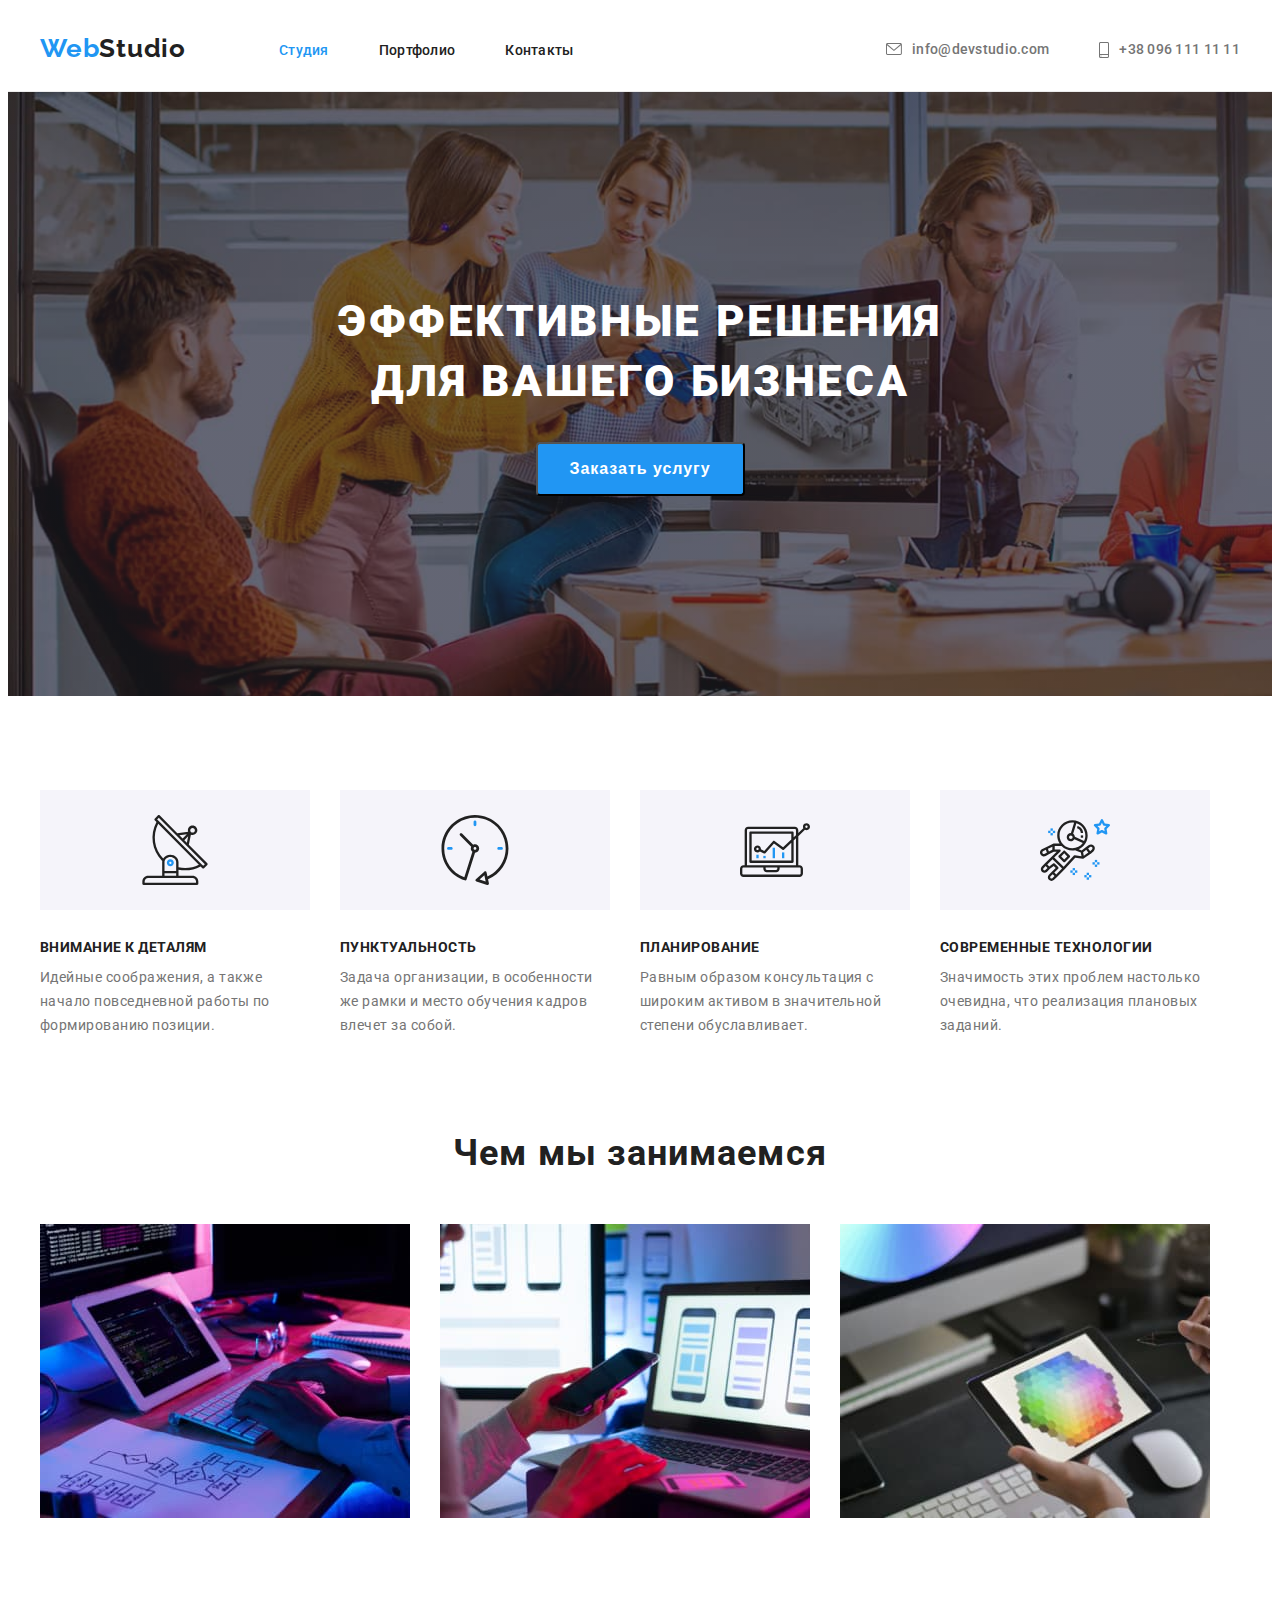
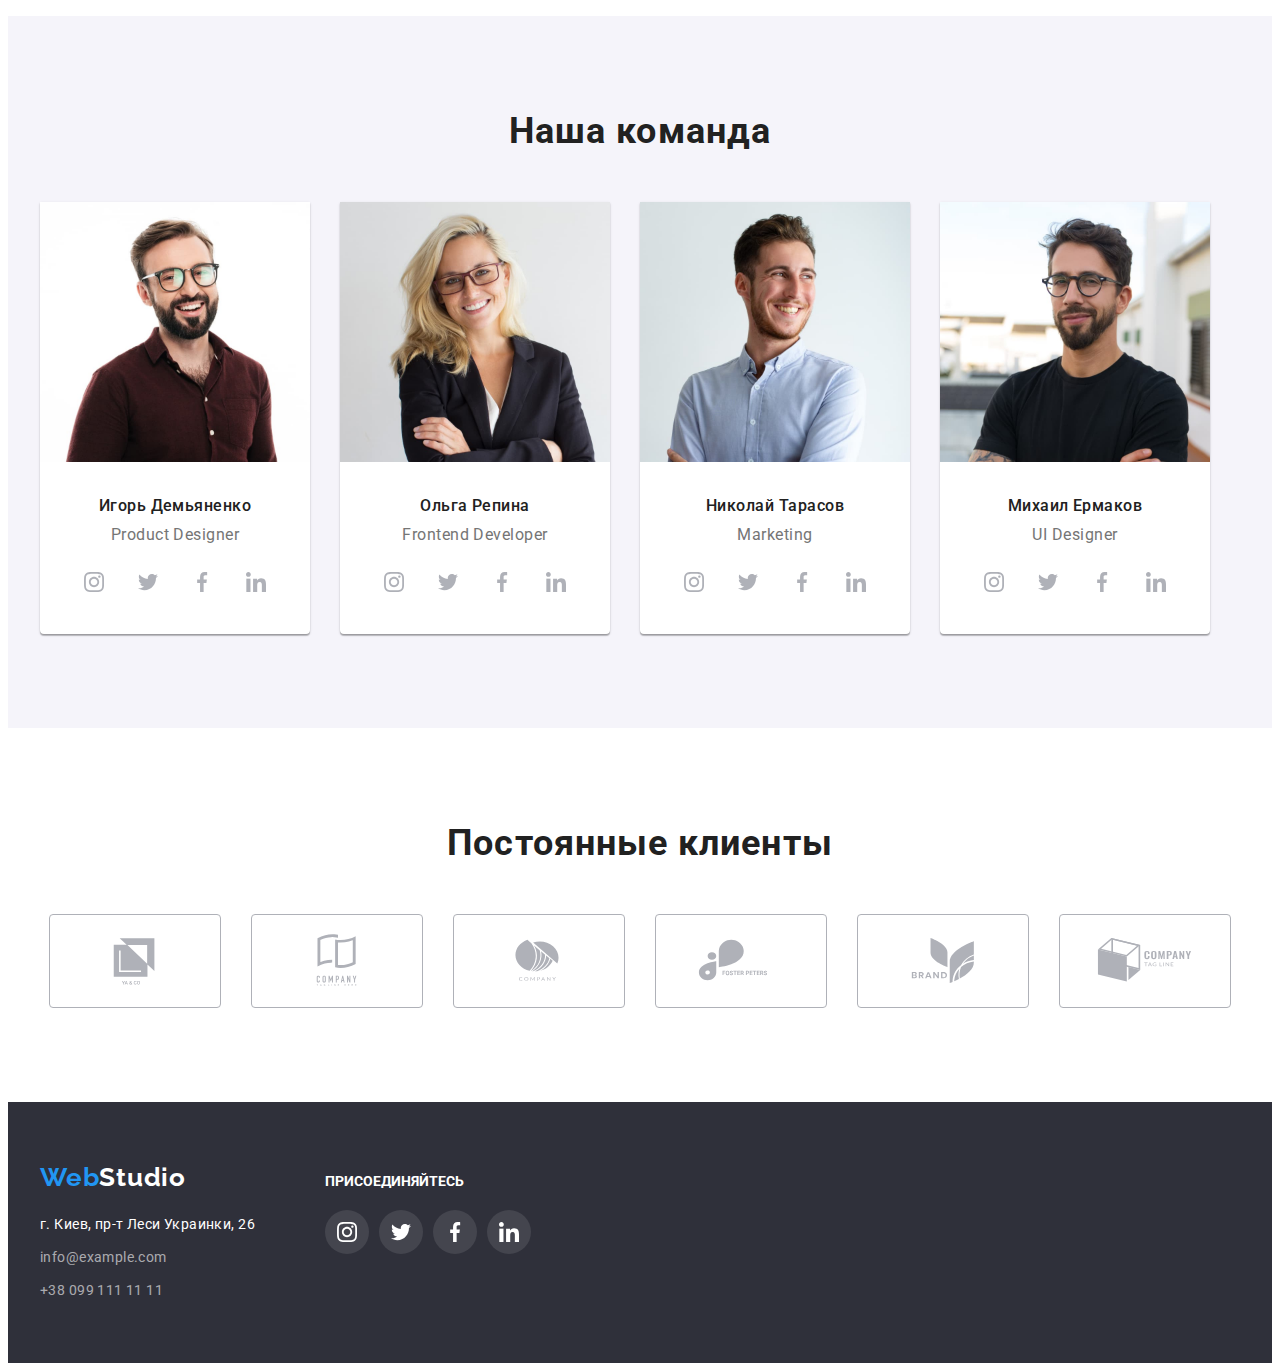
<file: index.html>
<!DOCTYPE html>
<html lang="ru">
<head>
    <meta charset="UTF-8">
    <meta http-equiv="X-UA-Compatible" content="IE=edge">
    <meta name="viewport" content="width=device-width, initial-scale=1.0">
    <title>Document</title>
    <link rel="preconnect" href="https://fonts.googleapis.com">
    <link rel="preconnect" href="https://fonts.gstatic.com" crossorigin>
    <link
        href="https://fonts.googleapis.com/css2?family=Montserrat:wght@400;700&family=Raleway:wght@700&family=Roboto:wght@400;500;700;900&display=swap"
        rel="stylesheet">
    <link rel="stylesheet" href="https://cdnjs.cloudflare.com/ajax/libs/modern-normalize/1.1.0/modern-normalize.min.css"
        integrity="sha512-wpPYUAdjBVSE4KJnH1VR1HeZfpl1ub8YT/NKx4PuQ5NmX2tKuGu6U/JRp5y+Y8XG2tV+wKQpNHVUX03MfMFn9Q=="
        crossorigin="anonymous" referrerpolicy="no-referrer" />
    <link rel="stylesheet" href="./css/styles.css">
</head>
<body>
<!-- Шапка -->
<header class="header">
    <div class="container">
        <nav class="navigation">
            <a href="WebStudio" class="logo"><span class="weblogo">Web</span>Studio</a>
            <ul class="nav-list">
                <li class="nav-item">
                    <a href="./index.html" class="current">Студия</a>
                </li>
                <li class="nav-item">
                    <a href="./portfolio.html">Портфолио</a>
                </li>
                <li class="nav-item">
                    <a href="">Контакты</a>
                </li>
            </ul>
            <ul class="info">
                <li class="header-info">
                    <a href="mailto:info@devstudio.com" class="header-info-link">info@devstudio.com
                        <svg class="icon-envelope" width="16" height="12">
                            <use href="./images/icons.svg#envelope"></use>
                        </svg>
                    </a>
                </li>
                <li class="header-info">
                    <a href="tel:+380961111111" class="header-info-link">+38 096 111 11 11
                        <svg class="icon-smartphone" width="10" height="16">
                            <use href="./images/icons.svg#smartphone"></use>
                        </svg>
                    </a>
                </li>
            </ul>
        </nav>
    </div>
    </header>
<!-- Основной контент -->
<main>
<!-- Описание с кнопкой -->
        <section class="hero">
            <div class="container">
                <h1 class="main-title">Эффективные решения<br /> для вашего бизнеса</h1>
                <button class="button">Заказать услугу</button>
            </div>
        </section>
        <!-- Наши преимущества -->
        <section class="features-section">
            <div class="container">
                <ul class="features">
                    <li class="list antenna">
                        <h3 class="title">Внимание к деталям</h3>
                        <p class="item">Идейные соображения, а также начало повседневной работы по формированию позиции.</p>
                    </li>
                    <li class="list clock">
                        <h3 class="title">Пунктуальность</h3>
                        <p class="item">Задача организации, в особенности же рамки и место обучения кадров влечет за собой.</p>
                    </li>
                    <li class="list diagram">
                        <h3 class="title">Планирование</h3>
                        <p class="item">Равным образом консультация с широким активом в значительной степени обуславливает.</p>
                    </li>
                    <li class="list astronaut">
                        <h3 class="title">Современные технологии</h3>
                        <p class="item">Значимость этих проблем настолько очевидна, что реализация плановых заданий.</p>
                    </li>
                </ul>
            </div>
        </section>
        <!-- Наша деятельность -->
        <section class="work">
            <div class="container">
                <h2 class="title">Чем мы занимаемся</h2>
                <ul class="list">
                    <li class="item">
                        <img src="./images/wwad1.jpg" alt="Программирование" width="370" height="294">
                    </li>
                    <li class="item">
                        <img src="./images/wwad2.jpg" alt="Работа с девайсами" width="370" height="294">
                    </li>
                    <li class="item">
                        <img src="./images/wwad3.jpg" alt="Услуги дизайнера" width="370" height="294">
                    </li>
                </ul>
            </div>
        </section>
            <!-- Наша команда -->
        <section class="team">
            <div class="container">
                <h2 class="title">Наша команда</h2>
                <ul class="list">
                    <li class="member">
                        <img src="./images/1demyanenko.jpg" alt="Демьяненко" width="270" height="260">
                        <div class="member-card">    
                            <h3 class="name">Игорь Демьяненко</h3>
                            <p class="description" lang="en">Product Designer</p>
                            <ul class="soclist">
                                <li class="soclist-item">
                                    <a class="soclist-link" href="">
                                        <svg class="soclist-icon" width="20" height="20">
                                            <use href="./images/icons.svg#instagram"></use>
                                        </svg>
                                    </a>        
                                </li>
                                <li class="soclist-item">
                                    <a class="soclist-link" href="">
                                        <svg class="soclist-icon" width="20" height="20">
                                            <use href="./images/icons.svg#twitter"></use>
                                        </svg>
                                    </a>
                                </li>
                                <li class="soclist-item">
                                    <a class="soclist-link" href="">
                                        <svg class="soclist-icon" width="20" height="20">
                                            <use href="./images/icons.svg#facebook"></use>
                                        </svg>
                                    </a>
                                </li>
                                <li class="soclist-item">
                                    <a class="soclist-link" href="" >
                                        <svg class="soclist-icon" width="20" height="20">
                                            <use href="./images/icons.svg#linkedin"></use>
                                        </svg>
                                    </a>
                                </li>
                            </ul>
                        </div>
                    </li>
                    <li class="member">
                        <img src="./images/2repina.jpg" alt="Репина" width="270" height="260">
                        <div class="member-card">
                            <h3 class="name">Ольга Репина</h3>
                            <p class="description" lang="en">Frontend Developer</p>
                            <ul class="soclist">
                                <li class="soclist-item">
                                    <a class="soclist-link" href="">
                                        <svg class="soclist-icon" width="20" height="20">
                                            <use href="./images/icons.svg#instagram"></use>
                                        </svg>
                                    </a>
                                </li>
                                <li class="soclist-item">
                                    <a class="soclist-link" href="">
                                        <svg class="soclist-icon" width="20" height="20">
                                            <use href="./images/icons.svg#twitter"></use>
                                        </svg>
                                    </a>
                                </li>
                                <li class="soclist-item">
                                    <a class="soclist-link" href="">
                                        <svg class="soclist-icon" width="20" height="20">
                                            <use href="./images/icons.svg#facebook"></use>
                                        </svg>
                                    </a>
                                </li>
                                <li class="soclist-item">
                                    <a class="soclist-link" href="">
                                        <svg class="soclist-icon" width="20" height="20">
                                            <use href="./images/icons.svg#linkedin"></use>
                                        </svg>
                                    </a>
                                </li>
                            </ul>
                        </div>
                    </li>
                    <li class="member">
                        <img src="./images/3tarasov.jpg" alt="Тарасов" width="270" height="260">
                        <div class="member-card">
                            <h3 class="name">Николай Тарасов</h3>
                            <p class="description" lang="en">Marketing</p>
                            <ul class="soclist">
                                <li class="soclist-item">
                                    <a class="soclist-link" href="">
                                        <svg class="soclist-icon" width="20" height="20">
                                            <use href="./images/icons.svg#instagram"></use>
                                        </svg>
                                    </a>
                                </li>
                                <li class="soclist-item">
                                    <a class="soclist-link" href="">
                                        <svg class="soclist-icon" width="20" height="20">
                                            <use href="./images/icons.svg#twitter"></use>
                                        </svg>
                                    </a>
                                </li>
                                <li class="soclist-item">
                                    <a class="soclist-link" href="">
                                        <svg class="soclist-icon" width="20" height="20">
                                            <use href="./images/icons.svg#facebook"></use>
                                        </svg>
                                    </a>
                                </li>
                                <li class="soclist-item">
                                    <a class="soclist-link" href="">
                                        <svg class="soclist-icon" width="20" height="20">
                                            <use href="./images/icons.svg#linkedin"></use>
                                        </svg>
                                    </a>
                                </li>
                            </ul>
                        </div>
                    </li>
                    <li class="member">
                        <img src="./images/4ermakov.jpg" alt="Ермаков" width="270" height="260">
                        <div class="member-card">
                            <h3 class="name">Михаил Ермаков</h3>
                            <p class="description" lang="en">UI Designer</p>
                            <ul class="soclist">
                                <li class="soclist-item">
                                    <a class="soclist-link" href="">
                                        <svg class="soclist-icon" width="20" height="20">
                                            <use href="./images/icons.svg#instagram"></use>
                                        </svg>
                                    </a>
                                </li>
                                <li class="soclist-item">
                                    <a class="soclist-link" href="">
                                        <svg class="soclist-icon" width="20" height="20">
                                            <use href="./images/icons.svg#twitter"></use>
                                        </svg>
                                    </a>
                                </li>
                                <li class="soclist-item">
                                    <a class="soclist-link" href="">
                                        <svg class="soclist-icon" width="20" height="20">
                                            <use href="./images/icons.svg#facebook"></use>
                                        </svg>
                                    </a>
                                </li>
                                <li class="soclist-item">
                                    <a class="soclist-link" href="">
                                        <svg class="soclist-icon" width="20" height="20">
                                            <use href="./images/icons.svg#linkedin"></use>
                                        </svg>
                                    </a>
                                </li>
                            </ul>
                        </div>
                    </li>
                </ul>
            </div>
        </section>
        <section class="clients">
            <div class="container">   
                <h2 class="title">Постоянные клиенты</h2>
                <ul class="client-list">
                    <li class="client-item">
                        <a class="client-link" href="">
                            <svg class="client-logo" width="106" height="60">
                                <use href="./images/icons.svg#clientlogo1"></use>
                            </svg>
                        </a>                    
                    </li>
                    <li class="client-item">
                        <a class="client-link" href="">
                            <svg class="client-logo" width="106" height="60">
                                <use href="./images/icons.svg#clientlogo2"></use>
                            </svg>
                        </a>
                    </li>
                    <li class="client-item">
                        <a class="client-link" href="">
                            <svg class="client-logo" width="106" height="60">
                                <use href="./images/icons.svg#clientlogo3"></use>
                            </svg>
                        </a>
                    </li>
                    <li class="client-item">
                        <a class="client-link" href="">
                            <svg class="client-logo" width="106" height="60">
                                <use href="./images/icons.svg#clientlogo4"></use>
                            </svg>
                        </a>
                    </li>
                    <li class="client-item">
                        <a class="client-link" href="">
                            <svg class="client-logo" width="106" height="60">
                                <use href="./images/icons.svg#clientlogo5"></use>
                            </svg>
                        </a>
                    </li>
                    <li class="client-item">
                        <a class="client-link" href="">
                            <svg class="client-logo" width="106" height="60">
                                <use href="./images/icons.svg#clientlogo6"></use>
                            </svg>
                        </a>
                    </li>
                </ul>
            </div>
        </section>
    </main>
<!-- Подвал -->
<footer class="footer">
    <div class="container">   
        <div class="footer-address">  
            <a href="WebStudio" class="footer-logo"><span class="weblogo">Web</span>Studio</a>
            <address class="contacts">
                <ul class="list">
                    <li>
                        <a href="https://goo.gl/maps/T53Qd2FFMCS9AuRg6" target="_blank" rel="noopener noreferrer">
                            <span class="address">г. Киев, пр-т Леси Украинки, 26</span>
                        </a>
                    </li>
                    <li class="footer-info">
                        <a href="mailto:info@example.com">info@example.com</a>
                    </li>
                    <li class="footer-info">
                        <a href="tel:+380991111111">+38 099 111 11 11</a>
                    </li>
                </ul>
            </address>
        </div>
        <div class="footer-join">
            <h3 class="footer-title">Присоединяйтесь</h3>
            <ul class="soclist footer-list">
                <li class="soclist-item">
                    <a class="soclist-link" href="">
                        <svg class="soclist-icon" width="20" height="20">
                            <use href="./images/icons.svg#instagram"></use>
                        </svg>
                    </a>
                </li>
                <li class="soclist-item">
                    <a class="soclist-link" href="">
                        <svg class="soclist-icon" width="20" height="20">
                            <use href="./images/icons.svg#twitter"></use>
                        </svg>
                    </a>
                </li>
                <li class="soclist-item">
                    <a class="soclist-link" href="">
                        <svg class="soclist-icon" width="20" height="20">
                            <use href="./images/icons.svg#facebook"></use>
                        </svg>
                    </a>
                </li>
                <li class="soclist-item">
                    <a class="soclist-link" href="">
                        <svg class="soclist-icon" width="20" height="20">
                            <use href="./images/icons.svg#linkedin"></use>
                        </svg>
                    </a>
                </li>
            </ul>
        </div>
    </div>
</footer>
</body>
</html>
</file>
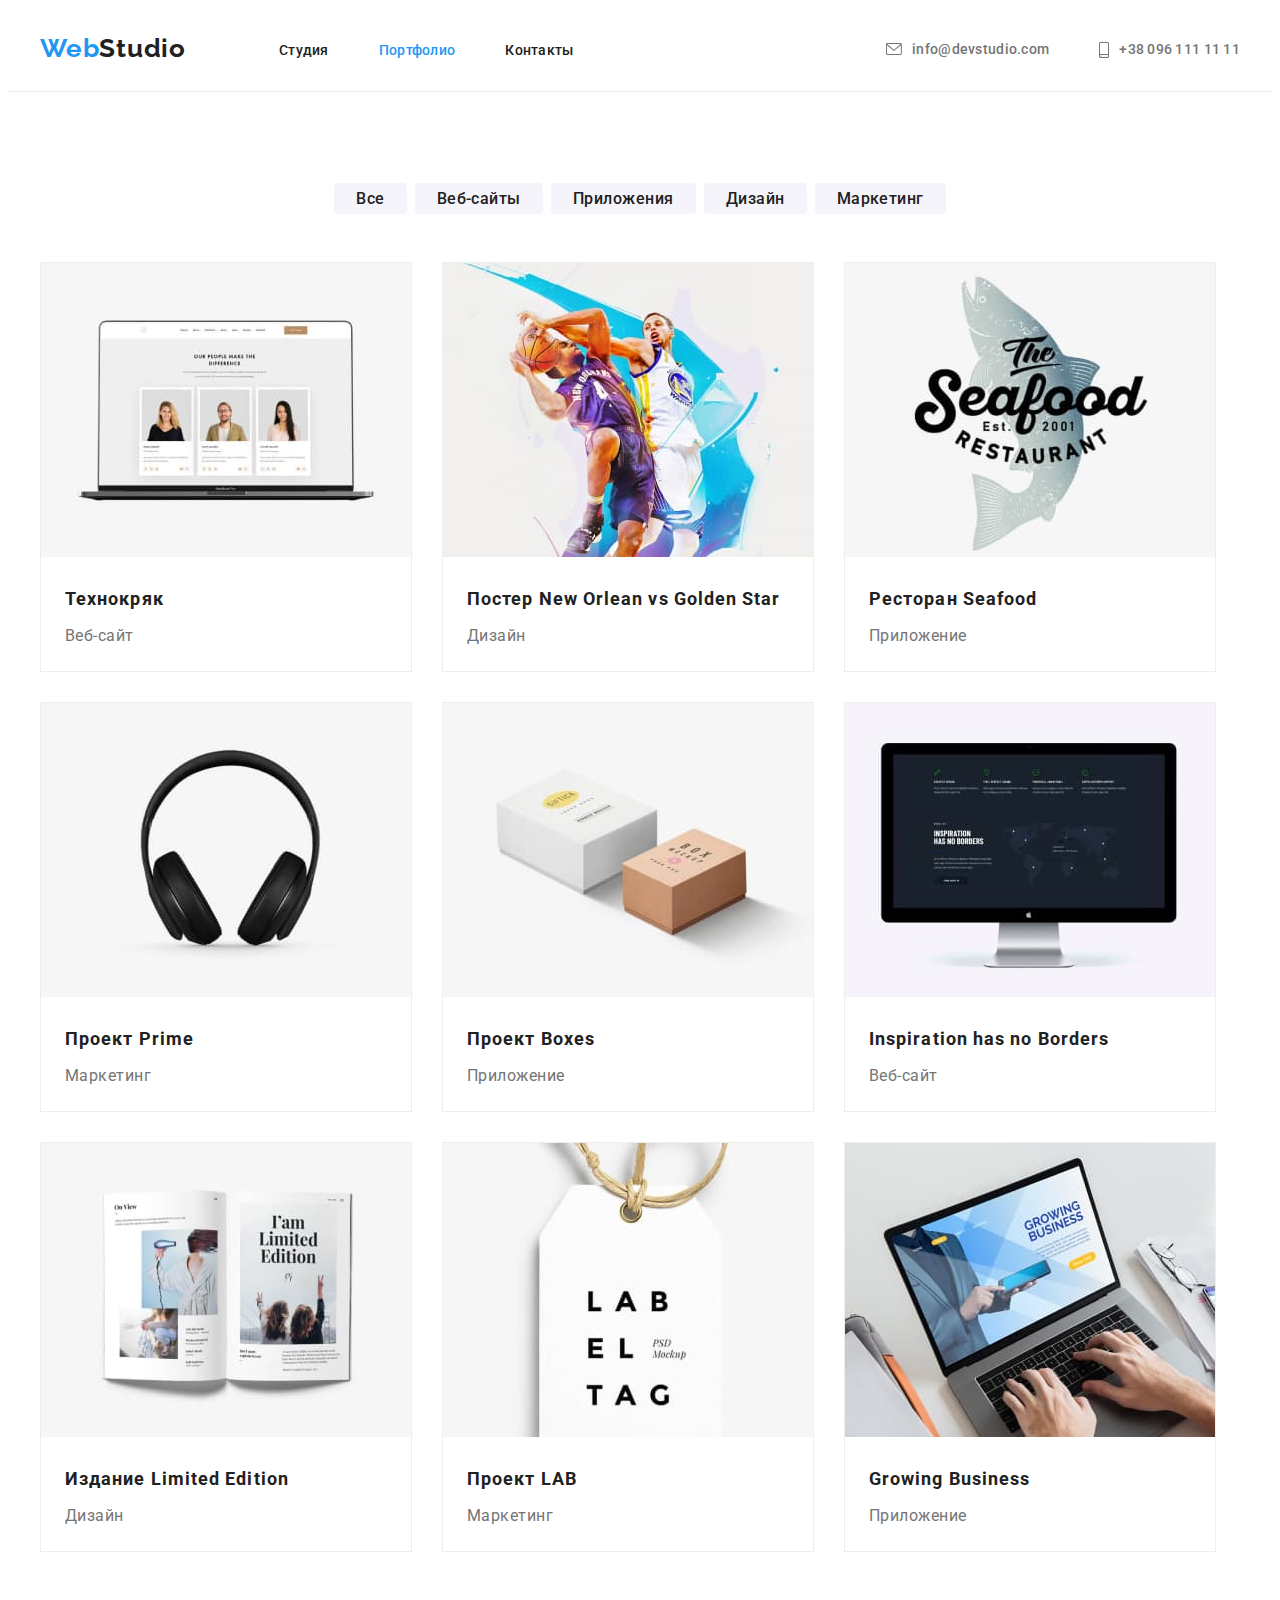
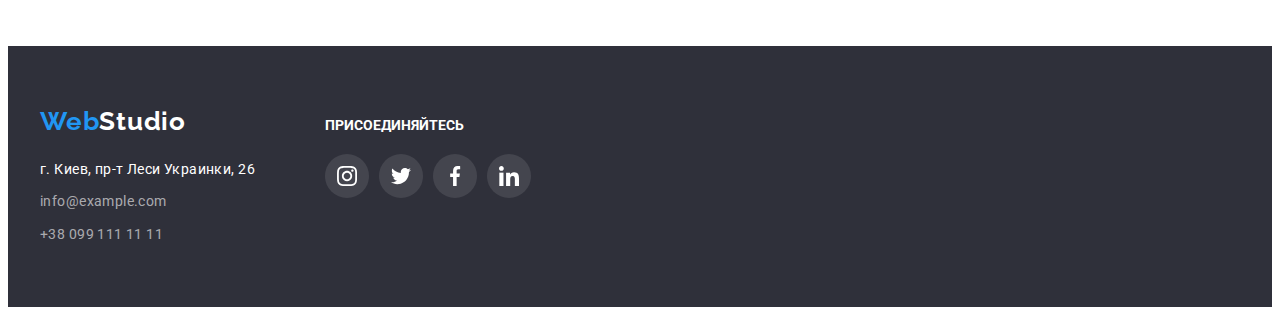
<file: portfolio.html>
<!DOCTYPE html>
<html lang="ru">
<head>
    <meta charset="UTF-8">
    <meta http-equiv="X-UA-Compatible" content="IE=edge">
    <meta name="viewport" content="width=device-width, initial-scale=1.0">
    <title>Document</title>
    <link rel="preconnect" href="https://fonts.googleapis.com">
    <link rel="preconnect" href="https://fonts.gstatic.com" crossorigin>
    <link
        href="https://fonts.googleapis.com/css2?family=Montserrat:wght@400;700&family=Raleway:wght@700&family=Roboto:wght@400;500;700;900&display=swap"
        rel="stylesheet">
    <link rel="stylesheet" href="https://cdnjs.cloudflare.com/ajax/libs/modern-normalize/1.1.0/modern-normalize.min.css"
        integrity="sha512-wpPYUAdjBVSE4KJnH1VR1HeZfpl1ub8YT/NKx4PuQ5NmX2tKuGu6U/JRp5y+Y8XG2tV+wKQpNHVUX03MfMFn9Q=="
        crossorigin="anonymous" referrerpolicy="no-referrer" />
    <link rel="stylesheet" href="./css/styles.css">
</head>
<body>
<!-- Шапка -->
<header class="header">
    <div class="container">
        <nav class="navigation">
            <a href="WebStudio" class="logo"><span class="weblogo">Web</span>Studio</a>
            <ul class="nav-list">
                <li class="nav-item">
                    <a href="./index.html">Студия</a>
                </li>
                <li class="nav-item">
                    <a href="./portfolio.html" class="current">Портфолио</a>
                </li>
                <li class="nav-item">
                    <a href="">Контакты</a>
                </li>
            </ul>
            <ul class="info">
                <li class="header-info">
                    <a href="mailto:info@devstudio.com" class="header-info-link">info@devstudio.com
                        <svg class="icon-envelope" width="16" height="12">
                            <use href="./images/icons.svg#envelope"></use>
                        </svg>
                    </a>
                </li>
                <li class="header-info">
                    <a href="tel:+380961111111" class="header-info-link">+38 096 111 11 11
                        <svg class="icon-smartphone" width="10" height="16">
                            <use href="./images/icons.svg#smartphone"></use>
                        </svg>
                    </a>
                </li>
            </ul>
        </nav>
    </div>
</header>
<!-- Основной контент -->
<main>
    <section class="filter-works">
        <div class="container">   
            <ul class="filter">
                <li class="filter-item">
                    <a href="" class="btn">Все</a>
                </li>
                <li class="filter-item">
                    <a href="" class="btn">Веб-сайты</a>
                </li>
                <li class="filter-item">
                    <a href="" class="btn">Приложения</a>
                </li>
                <li class="filter-item">
                    <a href="" class="btn">Дизайн</a>
                </li>
                <li class="filter-item">
                    <a href="" class="btn">Маркетинг</a>
                </li>
            </ul>
        </div>    
        <h1 hidden>Портфолио</h1>
        <div class="container">   
            <ul class="works">
                <li class="list">
                    <img src="./images/1website.jpg" alt="Технокряк" width="370" height="294">
                    <div class="works-card">    
                        <h2 class="title">Технокряк</h2>
                        <p class="item">Веб-сайт</p>
                    </div>
                </li>
                <li class="list">
                    <img src="./images/2poster.jpg" alt="Постер" width="370" height="294">
                    <div class="works-card">
                        <h2 class="title">Постер New Orlean vs Golden Star</h2>
                        <p class="item">Дизайн</p>
                    </div>
                </li>
                <li class="list">
                    <img src="./images/3restaurant.jpg" alt="Ресторан" width="370" height="294">
                    <div class="works-card">
                        <h2 class="title">Ресторан Seafood</h2>
                        <p class="item">Приложение</p>
                    </div>
                </li>
                <li class="list">
                    <img src="./images/4prime.jpg" alt="Прайм" width="370" height="294">
                    <div class="works-card">
                        <h2 class="title">Проект Prime</h2>
                        <p class="item">Маркетинг</p>
                    </div>
                </li>
                <li class="list">
                    <img src="./images/5boxes.jpg" alt="Коробки" width="370" height="294">
                    <div class="works-card">
                        <h2 class="title">Проект Boxes</h2>
                        <p class="item">Приложение</p>
                    </div>
                </li>
                <li class="list">
                    <img src="./images/6inspiration.jpg" alt="Inspiration" width="370" height="294">
                    <div class="works-card">    
                        <h2 class="title">Inspiration has no Borders</h2>
                        <p class="item">Веб-сайт</p>
                    </div>
                </li>
                <li class="list">
                    <img src="./images/7limited.jpg" alt="Издание" width="370" height="294">
                    <div class="works-card">
                        <h2 class="title">Издание Limited Edition</h2>
                        <p class="item">Дизайн</p>
                    </div>
                </li>
                <li class="list">
                    <img src="./images/8lab.jpg" alt="Лаб" width="370" height="294">
                    <div class="works-card">
                        <h2 class="title">Проект LAB</h2>
                        <p class="item">Маркетинг</p>
                    </div>
                </li>
                <li class="list">
                    <img src="./images/9business.jpg" alt="Бизнес" width="370" height="294">
                    <div class="works-card">
                        <h2 class="title">Growing Business</h2>
                        <p class="item">Приложение</p>
                    </div>
                </li>
            </ul>
        </div>
    </section>
</main>
<!-- Подвал -->
<footer class="footer">
    <div class="container">
        <div class="footer-address">
            <a href="WebStudio" class="footer-logo"><span class="weblogo">Web</span>Studio</a>
            <address class="contacts">
                <ul class="list">
                    <li>
                        <a href="https://goo.gl/maps/T53Qd2FFMCS9AuRg6" target="_blank" rel="noopener noreferrer">
                            <span class="address">г. Киев, пр-т Леси Украинки, 26</span>
                        </a>
                    </li>
                    <li class="footer-info">
                        <a href="mailto:info@example.com">info@example.com</a>
                    </li>
                    <li class="footer-info">
                        <a href="tel:+380991111111">+38 099 111 11 11</a>
                    </li>
                </ul>
            </address>
        </div>
        <div class="footer-join">
            <h3 class="footer-title">Присоединяйтесь</h3>
            <ul class="soclist footer-list">
                <li class="soclist-item">
                    <a class="soclist-link" href="">
                        <svg class="soclist-icon" width="20" height="20">
                            <use href="./images/icons.svg#instagram"></use>
                        </svg>
                    </a>
                </li>
                <li class="soclist-item">
                    <a class="soclist-link" href="">
                        <svg class="soclist-icon" width="20" height="20">
                            <use href="./images/icons.svg#twitter"></use>
                        </svg>
                    </a>
                </li>
                <li class="soclist-item">
                    <a class="soclist-link" href="">
                        <svg class="soclist-icon" width="20" height="20">
                            <use href="./images/icons.svg#facebook"></use>
                        </svg>
                    </a>
                </li>
                <li class="soclist-item">
                    <a class="soclist-link" href="">
                        <svg class="soclist-icon" width="20" height="20">
                            <use href="./images/icons.svg#linkedin"></use>
                        </svg>
                    </a>
                </li>
            </ul>
        </div>
    </div>
</footer>
</body>
</html>
</file>
<file: css/styles.css>
/* Цветовая палитра*/
/* Первичный фон #FFFFFF; */
/* Вторичный фон #2F303A; */
/* Особый фон #F5F4FA; */
/* Фон героя #C4C4C4; */
/* Текст #212121; */
/* Акцент #2196F3; */
/* Мелкий текст #757575; */
/* Футер текст rgba(255, 255, 255, 0.6); */
/* Иконки #AFB1B8 */

:root {
  --prime-bcg: #ffffff;
  --second-bcg: #2f303a;
  --special-bcg: #f5f4fa;
  --hero-bcg: #C4C4C4;
  --text: #212121;
  --small-text: #757575;
  --accent: #2196f3;
  --footer-text: rgba(255, 255, 255, 0.6);
  --icons: #AFB1B8
}

body {
  font-family: Roboto, sans-serif;
  font-style: normal;
  color: var(--text);
  background-color: var(--prime-bcg);
}

h1,
h2,
h3,
p,
ul {
  padding: 0;
  margin: 0;
}

img {
  display: block, 
  max-width: 100%, 
  height: auto
}

/* Шапка сайта */

.header {
  background-color: var(--prime-bcg);
  border-bottom: 1px solid #ECECEC;
}

.container {
  width: 1200px;
  padding-left: 15px;
  padding-right: 15px;
  margin: 0 auto;
}

.logo {
  font-family: Raleway;
  font-weight: 700;
  font-size: 26px;
  line-height: 1.2;
  letter-spacing: 0.03em;
  color: inherit;
  text-decoration: none;
  display: inline-block;
  padding-top: 24px;
  padding-bottom: 25px;
}

.weblogo {
  color: var(--accent);
}

.nav-list,
.info,
.work .list,
.team .list,
.works,
.soclist,
.client-list {
  list-style: none;
}

.navigation {
  display: flex;
  align-items: center;
}

.nav-list,
.info {
  display: flex;
  padding-top: 32px;
  padding-bottom: 32px;
}

.nav-list {
  margin-left: 93px;
}

.info {
  margin-left: auto;
}

.navigation .nav-item + .nav-item,
.info .header-info + .header-info {
  margin-left: 50px;
}

.header-info a,
.nav-item a {
  font-weight: 500;
  font-size: 14px;
  line-height: 1.14;
  letter-spacing: 0.02em;
  text-decoration: none;
  color: var(--small-text);
}

.icon-envelope,
.icon-smartphone {
  fill: var(--small-text);
}

.header-info-link {
  display: flex;
  flex-direction: row-reverse;
  align-items: center;
}

.icon-envelope,
.icon-smartphone {
  margin-right: 10px;
}

.nav-item a {
  color: var(--text);
}

/* Герой index.html*/

.hero {
  color: var(--prime-bcg);
  background-color: var(--hero-bcg);
  background-image: linear-gradient(rgba(47, 48, 58, 0.4), rgba(47, 48, 58, 0.4)),
  url(../images/heroimg.jpg);
  background-repeat: no-repeat;
  background-size: cover;
  text-align: center;
  padding-top: 200px;
  padding-bottom: 200px;
}

.main-title {
  font-weight: 900;
  font-size: 44px;
  line-height: 1.36;
  letter-spacing: 0.06em;
  text-transform: uppercase;
  margin-bottom: 30px;
}

.hero .button {
  display: inline-block;
  min-width: 200px;
  padding: 10px 32px;
  font-weight: 700;
  font-size: 16px;
  line-height: 1.88;
  letter-spacing: 0.06em;
  color: var(--prime-bcg);
  background-color: var(--accent);
  cursor: pointer;
  border-radius: 4px;
}

.features-section {
  padding-top: 94px;
}

.features {
  list-style: none;
  letter-spacing: 0.03em;
  display: flex;
}

.features .list::before {
  content: "";
  display: block;
  height: 120px;
  background-color: var(--special-bcg);
  margin-bottom: 30px;
}

.features .antenna::before {
  background-image: url(../images/antenna.svg);
  background-repeat: no-repeat;
  background-position: center;
}

.features .clock::before {
  background-image: url(../images/clock.svg);
  background-repeat: no-repeat;
  background-position: center;
}

.features .diagram::before {
  background-image: url(../images/diagram.svg);
  background-repeat: no-repeat;
  background-position: center;
}

.features .astronaut::before {
  background-image: url(../images/astronaut.svg);
  background-repeat: no-repeat;
  background-position: center;
}

.features .title,
.footer-title {
  font-size: 14px;
  font-weight: 700;
  line-height: 1.14;
  text-transform: uppercase;
}

.features .item {
  font-weight: normal;
  font-size: 14px;
  line-height: 1.71;
  color: var(--small-text);
  margin-top: 10px;
}

.features-section .list {
  width: 270px;
}

.features-section .list + .list {
  margin-left: 30px;
}

.work .title,
.team .title,
.clients .title {
  font-weight: 700;
  font-size: 36px;
  line-height: 1.17;
  letter-spacing: 0.03em;
  text-align: center;
  margin-bottom: 50px;
}

.work {
  padding-top: 94px;
  padding-bottom: 94px;
}

.work .list {
  display: flex;
}

.work .item + .item {
  margin-left: 30px;
}

.team {
  background-color: var(--special-bcg);
  padding-top: 94px;
  padding-bottom: 94px;
}

.team .list {
  display: flex;
}

.member {
  background-color: var(--prime-bcg);
  box-shadow: 0px 1px 3px rgba(0, 0, 0, 0.12), 0px 1px 1px rgba(0, 0, 0, 0.14),
    0px 2px 1px rgba(0, 0, 0, 0.2);
  border-radius: 0px 0px 4px 4px;
}

.member,
.name {
  text-align: center;
}

.name {
  font-weight: 500;
  font-size: 16px;
  line-height: 1.19;
  letter-spacing: 0.03em;
  margin-bottom: 10px;
}

.team .member + .member {
  margin-left: 30px;
}

.description {
  font-size: 16px;
  line-height: 1.19;
  letter-spacing: 0.03em;
  color: var(--small-text);
}

.member-card {
  padding-top: 30px;
  padding-bottom: 30px;
}

/* Герой portfolio.html */

.filter {
  display: flex;
  justify-content: center;
  margin-bottom: 50px;
}

.filter-item {
  list-style: none;
}

.btn {
  font-family: inherit;
  font-weight: 500;
  font-size: 16px;
  line-height: 1.63;
  text-decoration: none;
  text-align: center;
  letter-spacing: 0.03em;
  color: var(--text);
  background: var(--special-bcg);
  border-radius: 4px;
  padding: 6px 22px;
}

.filter .filter-item + .filter-item {
  margin-left: 8px;
}

.btn:hover,
.btn:focus {
  color: var(--prime-bcg);
  background-color: var(--accent);
  cursor: pointer;
  box-shadow: 0px 3px 1px rgba(0, 0, 0, 0.1), 0px 1px 2px rgba(0, 0, 0, 0.08), 0px 2px 2px rgba(0, 0, 0, 0.12);
}

.works .title {
  font-weight: 700;
  font-size: 18px;
  line-height: 2;
  letter-spacing: 0.06em;
  margin-bottom: 4px;
}

.works {
  display: flex;
  flex-wrap: wrap;
  margin: -15px;
}

.works-card {
  padding: 20px 24px
}

.works .list {
  background-color: var(--prime-bcg);
  border: 1px solid #EEEEEE;
  margin: 15px;
} 

.works .list:hover {
  box-shadow: 0px 1px 1px rgba(0, 0, 0, 0.12), 0px 4px 4px rgba(0, 0, 0, 0.06), 1px 4px 6px rgba(0, 0, 0, 0.16);
  cursor: pointer;
}

.works .list:nth-child(3n) {
  margin-right: 0;
}

.works .item {
  font-size: 16px;
  line-height: 1.88;
  letter-spacing: 0.03em;
  color: var(--small-text);
}

.filter-works {
  padding-top: 94px;
  padding-bottom: 94px;
}

.soclist {
  display: flex;
  padding-left: 32px;
  padding-right: 32px;
  margin-top: 16px;
  justify-content: space-between;
}

.soclist-link {
  display: flex;
  justify-content: center;
  align-items: center;
  width: 44px;
  height: 44px;
  border-radius: 50%;
}

.soclist-icon {
  fill: var(--icons)
}

.soclist-link:hover,
.soclist-link:focus {
  background-color: var(--accent);
}

.soclist-link:hover .soclist-icon,
.soclist-link:focus .soclist-icon {
  fill: var(--prime-bcg)
}

.clients {
  padding-top: 94px;
  padding-bottom: 94px;
}

.client-list {
  display: flex;
  justify-content: center;
}

.client-link {
  display: flex;
  justify-content: center;
  align-items: center;
  width: 170px;
  height: 92px;
  border: 1px solid var(--icons);
  border-radius: 4px;
}

.client-list .client-item + .client-item {
  margin-left: 30px;
}

.client-logo {
  fill: var(--icons);
}

/* Подвал */

.footer {
  color: var(--prime-bcg);
  background-color: var(--second-bcg);
}

.footer-logo {
  font-family: Raleway;
  font-weight: 700;
  font-size: 26px;
  line-height: 1.2;
  letter-spacing: 0.03em;
  color: inherit;
  text-decoration: none;
  display: inline-block;
  margin-bottom: 20px;
}

.footer {
  padding-top: 60px;
  padding-bottom: 60px;
}

.footer-info {
  margin-top: 9px;
}

.contacts .list {
  list-style-type: none;
  font-style: normal;
  font-size: 14px;
  line-height: 1.71;
  letter-spacing: 0.03em;
}

.contacts .list a {
  text-decoration: none;
  color: var(--footer-text);
}

.address {
  color: var(--prime-bcg);
}

.nav-item a:hover,
.nav-item a:focus,
.header-info a:hover,
.header-info a:focus,
.footer-info a:hover,
.footer-info a:focus,
.nav-item .current {
  color: var(--accent);
}

.header-info-link:hover .icon-envelope,
.header-info-link:focus .icon-envelope,
.header-info-link:hover .icon-smartphone,
.header-info-link:focus .icon-smartphone,
.client-link:hover .client-logo,
.client-link:focus .client-logo {  
  fill: var(--accent);
}

.client-link:hover,
.client-link:focus {
  fill: var(--accent);
  border: 1px solid var(--accent);
} 

.footer-join {
  display: block;
  width: 206px;
  height: 80px;
}

.footer-list {
  margin-top: 20px;
}

.footer-list .soclist-link {
  display: flex;
  justify-content: center;
  align-items: center;
  width: 44px;
  height: 44px;
  border-radius: 50%;
  background-color: rgba(255, 255, 255, 0.1);
}

  .footer-list .soclist-icon {
  fill: var(--prime-bcg)
}

.footer-list .soclist-link:hover,
.footer-list .soclist-link:focus {
  background-color: var(--accent);
}

.footer-list .soclist-link:hover .soclist-icon,
.footer-list .soclist-link:focus .soclist-icon {
  fill: var(--prime-bcg)
}

.footer-list .soclist-item + .soclist-item {
  margin-left: 10px;
}

.footer .container {
  display: flex;
}

.footer-list {
  padding: 0;
}

.footer-join {
  margin-left: 70px;
  padding-top: 12px;
}
</file>
